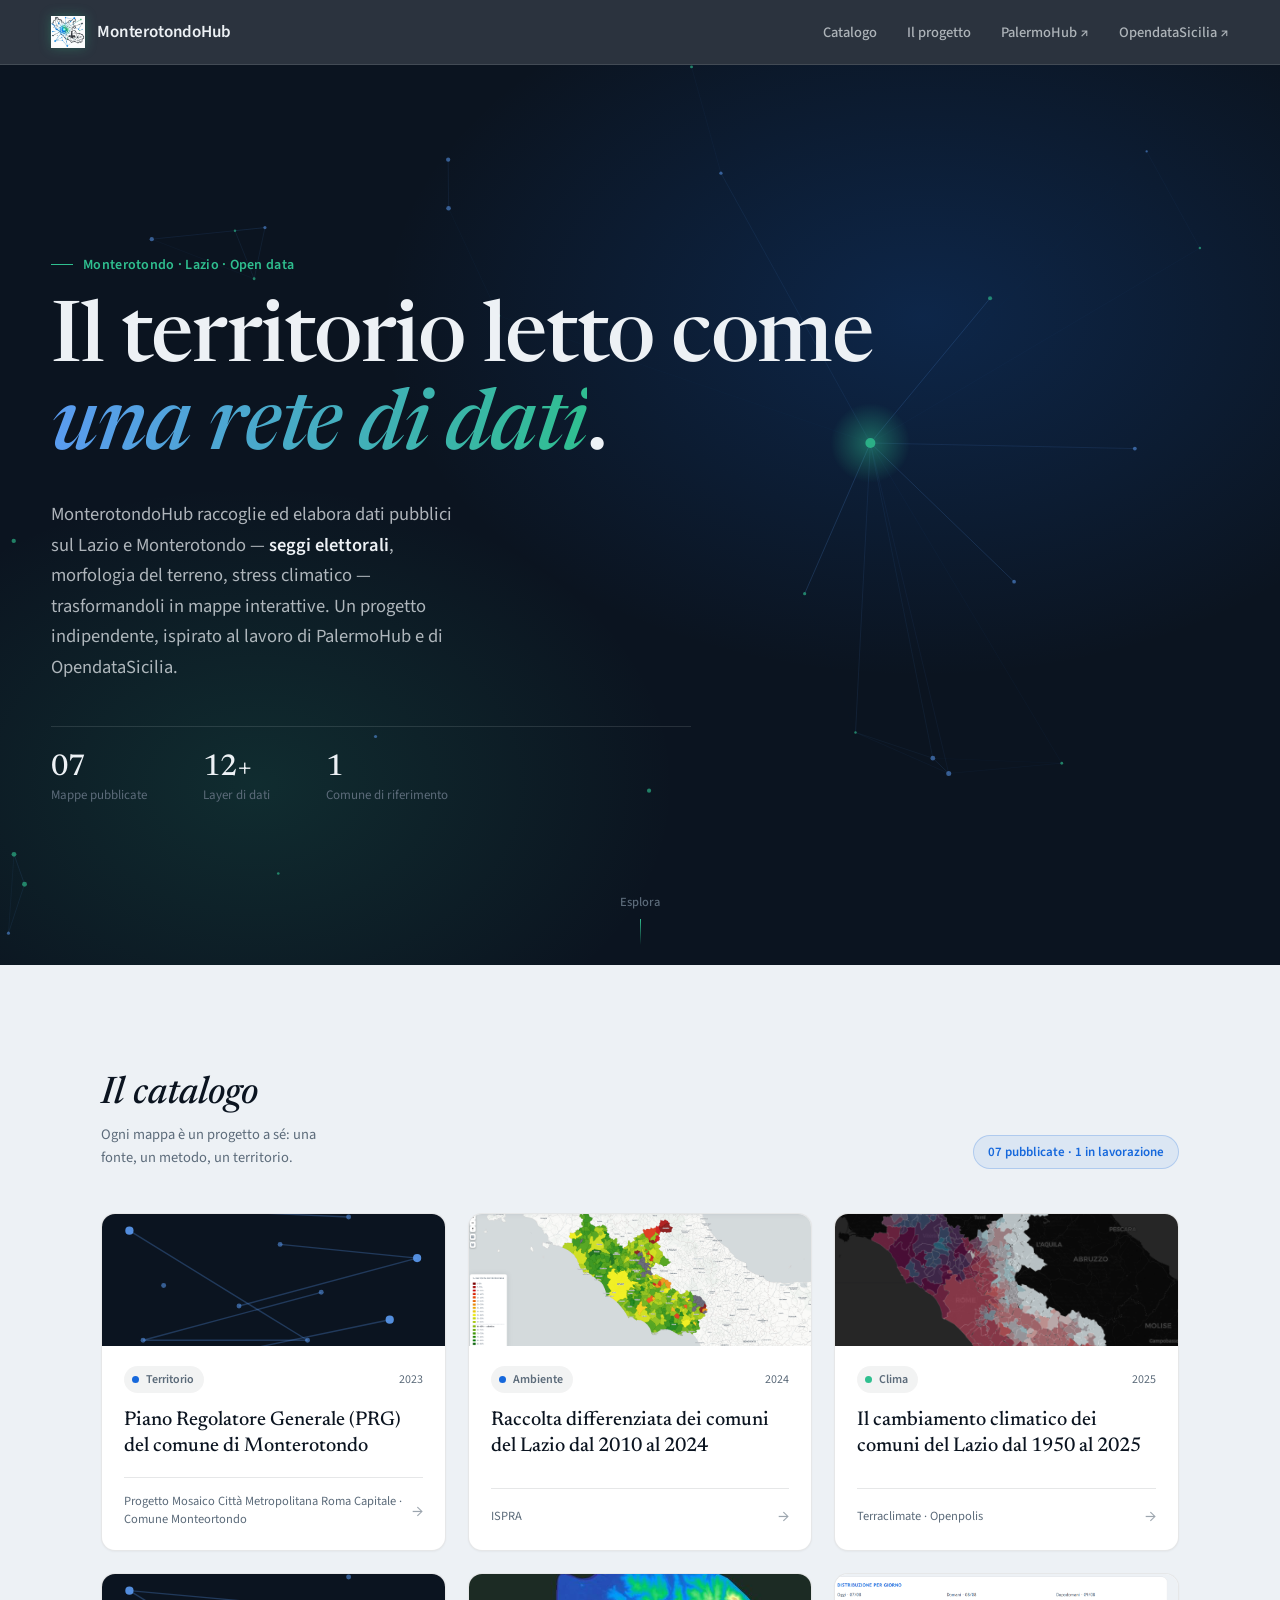
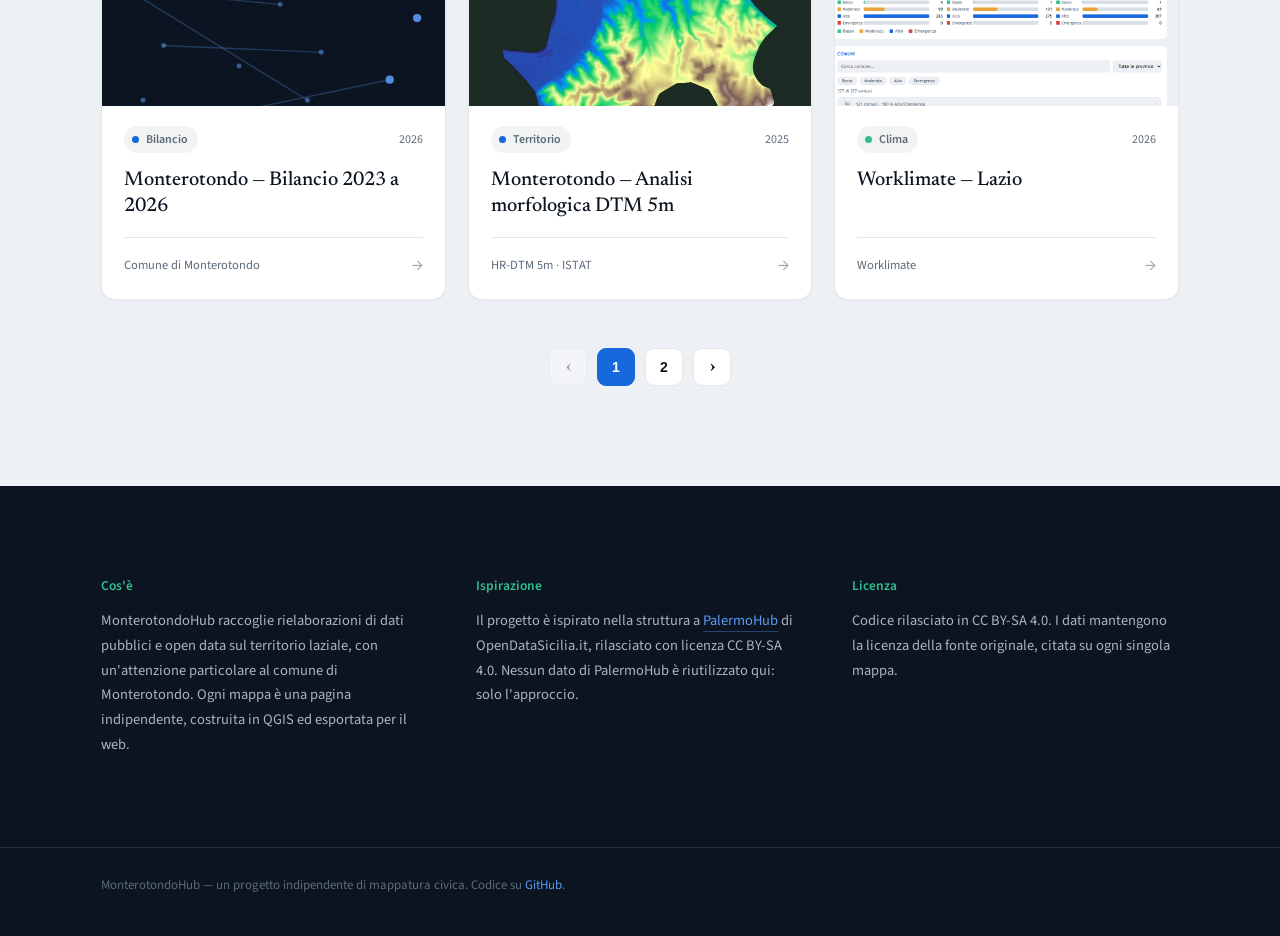
<file: index.html>
<!DOCTYPE html>
<html lang="it">
<head>
  <meta charset="utf-8" />
  <meta name="viewport" content="width=device-width, initial-scale=1.0" />
  <title>MonterotondoHub — Mappe civiche dal territorio</title>
  <meta property="og:title" content="MonterotondoHub — Mappe civiche dal territorio" />
  <meta property="og:description" content="Un atlante di mappe interattive su Monterotondo e il Lazio, costruite da dati aperti." />

  <link rel="preconnect" href="https://fonts.googleapis.com">
  <link rel="preconnect" href="https://fonts.gstatic.com" crossorigin>
  <link href="https://fonts.googleapis.com/css2?family=Newsreader:ital,opsz,wght@0,6..72,400;0,6..72,500;0,6..72,600;1,6..72,500&family=Source+Sans+3:wght@400;500;600&display=swap" rel="stylesheet">

  <link rel="icon" href="img/favicon.svg" type="image/svg+xml">
  <link rel="icon" href="img/favicon.ico" sizes="any">
  <link rel="apple-touch-icon" href="img/favicon-180.png">

  <style>
    :root {
      --void: #0B1420;
      --void-2: #101E2E;
      --paper: #EDF1F5;
      --card: #FFFFFF;
      --ink: #0B1420;
      --muted: #5C6B7A;
      --blue: #1668DC;
      --blue-soft: #5B9BF2;
      --green: #2FBF8F;
      --line: rgba(237,241,245,0.12);
      --card-line: rgba(11,20,32,0.10);
    }

    * { box-sizing: border-box; }
    html { scroll-behavior: smooth; }

    body {
      margin: 0;
      background: var(--paper);
      color: var(--ink);
      font-family: 'Source Sans 3', sans-serif;
      -webkit-font-smoothing: antialiased;
    }

    a { color: inherit; }

    ::selection { background: var(--green); color: var(--void); }

    /* ---------- NAV ---------- */

    .nav {
      position: sticky;
      top: 0;
      z-index: 100;
      display: flex;
      align-items: center;
      justify-content: space-between;
      padding: 16px clamp(20px, 4vw, 56px);
      background: rgba(11,20,32,0.86);
      backdrop-filter: blur(10px);
      border-bottom: 1px solid var(--line);
    }

    .nav-mark {
      display: flex;
      align-items: center;
      gap: 12px;
      text-decoration: none;
      color: var(--paper);
      font-weight: 600;
      font-size: 17px;
      letter-spacing: -0.01em;
    }

    /* Logo personalizzato in Navbar */
    .nav-logo {
      height: 32px;
      width: auto;
      display: block;
      object-fit: contain;
      filter: drop-shadow(0 0 6px rgba(47, 191, 143, 0.3));
    }

    .nav-links {
      display: flex;
      gap: 30px;
      font-size: 14.5px;
      font-weight: 500;
    }

    .nav-links a {
      text-decoration: none;
      color: rgba(237,241,245,0.68);
      transition: color 0.2s ease;
    }
    .nav-links a:hover { color: var(--paper); }

    @media (max-width: 640px) { .nav-links { display: none; } }

    /* ---------- HERO / NETWORK ---------- */

    .hero {
      position: relative;
      background:
        radial-gradient(ellipse 900px 600px at 72% 28%, rgba(22,104,220,0.22), transparent 60%),
        radial-gradient(ellipse 700px 500px at 20% 80%, rgba(47,191,143,0.14), transparent 60%),
        var(--void);
      color: var(--paper);
      overflow: hidden;
      min-height: 100svh;
      display: flex;
      flex-direction: column;
      justify-content: center;
      padding: 90px clamp(20px, 4vw, 56px) 60px;
    }

    #network-canvas {
      position: absolute;
      inset: 0;
      width: 100%;
      height: 100%;
      z-index: 0;
      opacity: 0.9;
      pointer-events: none;
    }

    .hero-content {
      position: relative;
      z-index: 2;
      max-width: 1180px;
      margin: 0 auto;
      width: 100%;
    }

    .eyebrow {
      font-size: 14px;
      font-weight: 600;
      letter-spacing: 0.02em;
      color: var(--green);
      margin: 0 0 22px;
      display: flex;
      align-items: center;
      gap: 10px;
    }

    .eyebrow::before {
      content: "";
      width: 22px;
      height: 1px;
      background: var(--green);
    }

    h1.title {
      font-family: 'Newsreader', serif;
      font-weight: 500;
      font-size: clamp(40px, 7vw, 84px);
      line-height: 1.05;
      letter-spacing: -0.015em;
      margin: 0 0 26px;
      max-width: 16ch;
    }

    h1.title em {
      font-style: italic;
      font-weight: 500;
      background: linear-gradient(100deg, var(--blue-soft), var(--green));
      -webkit-background-clip: text;
      background-clip: text;
      color: transparent;
    }

    .hero-sub {
      font-size: clamp(16px, 1.6vw, 18.5px);
      max-width: 46ch;
      color: rgba(237,241,245,0.72);
      line-height: 1.65;
      margin: 0 0 44px;
    }

    .hero-sub strong { color: var(--paper); font-weight: 600; }

    .hero-stats {
      display: flex;
      gap: clamp(28px, 5vw, 56px);
      flex-wrap: wrap;
      border-top: 1px solid var(--line);
      padding-top: 26px;
      max-width: 640px;
    }

    .stat-num {
      font-family: 'Newsreader', serif;
      font-size: 30px;
      font-weight: 500;
      color: var(--paper);
      display: block;
    }

    .stat-label {
      font-size: 13px;
      color: var(--muted);
      margin-top: 4px;
    }

    .scroll-cue {
      position: absolute;
      bottom: 20px;
      left: 50%;
      transform: translateX(-50%);
      z-index: 2;
      font-size: 12.5px;
      font-weight: 500;
      color: var(--muted);
      display: flex;
      flex-direction: column;
      align-items: center;
      gap: 8px;
    }

    .scroll-cue::after {
      content: "";
      width: 1px;
      height: 26px;
      background: linear-gradient(var(--green), transparent);
      animation: scrollpulse 1.8s ease-in-out infinite;
    }

    @keyframes scrollpulse {
      0%, 100% { opacity: 0.3; }
      50% { opacity: 1; }
    }

    @media (max-height: 700px) {
      .scroll-cue { display: none; }
    }

    /* ---------- CATALOG (cards) ---------- */

    .catalog {
      max-width: 1180px;
      margin: 0 auto;
      padding: 110px clamp(20px, 4vw, 56px) 40px;
      scroll-margin-top: 70px;
    }

    .catalog-head {
      display: flex;
      align-items: flex-end;
      justify-content: space-between;
      gap: 20px;
      margin-bottom: 44px;
      flex-wrap: wrap;
    }

    .catalog-head h2 {
      font-family: 'Newsreader', serif;
      font-weight: 500;
      font-style: italic;
      font-size: clamp(28px, 3.4vw, 38px);
      margin: 0;
      color: var(--ink);
    }

    .catalog-head p {
      font-size: 14.5px;
      color: var(--muted);
      max-width: 34ch;
      line-height: 1.6;
      margin: 10px 0 0;
    }

    .catalog-count {
      font-size: 13px;
      font-weight: 600;
      color: var(--blue);
      background: rgba(22,104,220,0.08);
      border: 1px solid rgba(22,104,220,0.22);
      padding: 7px 14px;
      border-radius: 100px;
      white-space: nowrap;
    }

    .map-grid {
      display: grid;
      grid-template-columns: repeat(3, 1fr);
      gap: 22px;
    }

    @media (max-width: 980px) {
      .map-grid { grid-template-columns: repeat(2, 1fr); }
    }
    @media (max-width: 660px) {
      .map-grid { grid-template-columns: 1fr; }
    }

    .map-card {
      position: relative;
      display: flex;
      flex-direction: column;
      background: var(--card);
      border: 1px solid var(--card-line);
      border-radius: 14px;
      overflow: hidden;
      color: var(--ink);
      box-shadow: 0 1px 2px rgba(11,20,32,0.04);
      transition: transform 0.22s ease, box-shadow 0.22s ease, border-color 0.22s ease;
    }

    .map-card:not(.placeholder):hover {
      transform: translateY(-4px);
      box-shadow: 0 16px 32px rgba(11,20,32,0.10);
      border-color: rgba(22,104,220,0.28);
    }

    .map-card-link {
      position: absolute;
      inset: 0;
      z-index: 1;
    }

    .map-card-preview {
      position: relative;
      height: 132px;
      background: var(--void);
      overflow: hidden;
    }

    .map-card-preview svg {
      position: absolute;
      inset: 0;
      width: 100%;
      height: 100%;
    }

    .map-card-preview img {
      width: 100%;
      height: 100%;
      object-fit: cover;
      display: block;
    }

    .map-card-preview[data-tag="clima"] { background: linear-gradient(135deg, #0B1420, #10261F); }
    .map-card-preview[data-tag="territorio"] { background: linear-gradient(135deg, #0B1420, #0E2036); }

    .map-card-body {
      padding: 20px 22px 22px;
      display: flex;
      flex-direction: column;
      flex: 1;
    }

    .map-card-top {
      display: flex;
      align-items: center;
      justify-content: space-between;
      margin-bottom: 14px;
    }

    .map-card-tag {
      display: inline-flex;
      align-items: center;
      gap: 7px;
      font-size: 12px;
      font-weight: 600;
      color: var(--muted);
      background: rgba(11,20,32,0.05);
      padding: 5px 10px 5px 8px;
      border-radius: 100px;
      text-decoration: none;
      position: relative;
      z-index: 2;
      transition: background 0.2s ease, color 0.2s ease;
    }

    .map-card-tag:hover {
      background: rgba(22,104,220,0.12);
      color: var(--blue);
    }

    .map-card-tag .node-dot {
      width: 7px; height: 7px;
      border-radius: 50%;
      background: var(--blue);
      flex: none;
    }

    .map-card-tag[data-tag="clima"] .node-dot { background: var(--green); }
    .map-card-tag[data-tag="territorio"] .node-dot { background: var(--blue); }

    .map-card-meta {
      font-size: 12px;
      color: var(--muted);
    }

    .map-card-title {
      font-family: 'Newsreader', serif;
      font-size: 20px;
      font-weight: 500;
      line-height: 1.3;
      margin-bottom: auto;
      transition: color 0.2s ease;
    }

    .map-card:hover .map-card-title { color: var(--blue); }

    .map-card-bottom {
      display: flex;
      align-items: center;
      justify-content: space-between;
      margin-top: 18px;
      padding-top: 14px;
      border-top: 1px solid var(--card-line);
    }

    .map-card-source {
      font-size: 12.5px;
      color: var(--muted);
    }

    .map-card-arrow {
      color: var(--muted);
      opacity: 0.6;
      transition: transform 0.25s ease, opacity 0.25s ease, color 0.25s ease;
      font-size: 18px;
    }

    .map-card:hover .map-card-arrow {
      transform: translateX(5px);
      opacity: 1;
      color: var(--blue);
    }

    .map-card.placeholder {
      cursor: default;
      box-shadow: none;
    }
    .map-card.placeholder .map-card-preview { opacity: 0.5; }
    .map-card.placeholder:hover {
      transform: none;
      box-shadow: none;
      border-color: var(--card-line);
    }
    .map-card.placeholder .map-card-title { color: var(--muted); }

    /* ---------- PAGINATION ---------- */

    .pagination {
      display: flex;
      align-items: center;
      justify-content: center;
      gap: 10px;
      margin-top: 48px;
    }

    .page-btn {
      display: inline-flex;
      align-items: center;
      justify-content: center;
      min-width: 38px;
      height: 38px;
      padding: 0 12px;
      border-radius: 9px;
      border: 1px solid var(--card-line);
      background: var(--card);
      color: var(--ink);
      font-size: 14px;
      font-weight: 600;
      text-decoration: none;
      cursor: pointer;
      transition: border-color 0.2s ease, color 0.2s ease, background 0.2s ease;
    }

    .page-btn:hover:not(:disabled) {
      border-color: var(--blue);
      color: var(--blue);
    }

    .page-btn.active {
      background: var(--blue);
      border-color: var(--blue);
      color: #fff;
    }

    .page-btn:disabled {
      opacity: 0.35;
      cursor: default;
    }

    .page-btn.nav-arrow {
      font-family: 'Newsreader', serif;
      font-size: 17px;
    }

    /* ---------- ABOUT ---------- */

    .about {
      background: var(--void);
      color: var(--paper);
      margin-top: 60px;
      scroll-margin-top: 70px;
    }

    .about-inner {
      max-width: 1180px;
      margin: 0 auto;
      padding: 90px clamp(20px, 4vw, 56px);
      display: grid;
      grid-template-columns: 1fr 1fr 1fr;
      gap: 48px;
    }

    .about-inner h3 {
      font-size: 13.5px;
      font-weight: 600;
      color: var(--green);
      margin: 0 0 14px;
    }

    .about-inner p {
      font-size: 14.5px;
      line-height: 1.7;
      color: rgba(237,241,245,0.72);
      margin: 0;
    }

    .about-inner a { color: var(--blue-soft); text-decoration: none; border-bottom: 1px solid rgba(91,155,242,0.35); }
    .about-inner a:hover { border-color: var(--blue-soft); }

    @media (max-width: 820px) {
      .about-inner { grid-template-columns: 1fr; gap: 36px; }
    }

    footer {
      background: var(--void);
      border-top: 1px solid var(--line);
    }

    footer .footer-inner {
      max-width: 1180px;
      margin: 0 auto;
      padding: 26px clamp(20px, 4vw, 56px) 40px;
      font-size: 13px;
      color: var(--muted);
      line-height: 1.7;
    }

    footer a { color: var(--blue-soft); text-decoration: none; }
    footer a:hover { text-decoration: underline; }

    @media (prefers-reduced-motion: reduce) {
      .scroll-cue::after { animation: none; }
      * { transition: none !important; }
    }
  </style>
</head>
<body>

<nav class="nav">
  <a class="nav-mark" href="index.html">
    <img src="img/logo.png" alt="LazioHub Logo" class="nav-logo" />
    MonterotondoHub
  </a>
  <div class="nav-links">
    <a href="#catalogo">Catalogo</a>
    <a href="#about">Il progetto</a>
    <a href="https://github.com/SiciliaHub/palermohub" target="_blank" rel="noopener">PalermoHub ↗</a>
    <a href="https://opendatasicilia.it/" target="_blank" rel="noopener">OpendataSicilia ↗</a>
  </div>
</nav>

<section class="hero">
  <canvas id="network-canvas"></canvas>
  <div class="hero-content">
    <p class="eyebrow">Monterotondo · Lazio · Open data</p>
    <h1 class="title">Il territorio letto come <em>una rete di dati</em>.</h1>
    <p class="hero-sub">
      MonterotondoHub raccoglie ed elabora dati pubblici sul Lazio e Monterotondo — <strong>seggi elettorali</strong>,
      morfologia del terreno, stress climatico — trasformandoli in mappe interattive.
      Un progetto indipendente, ispirato al lavoro di PalermoHub e di OpendataSicilia.
    </p>
    <div class="hero-stats">
      <div>
        <span class="stat-num">07</span>
        <span class="stat-label">Mappe pubblicate</span>
      </div>
      <div>
        <span class="stat-num">12+</span>
        <span class="stat-label">Layer di dati</span>
      </div>
      <div>
        <span class="stat-num">1</span>
        <span class="stat-label">Comune di riferimento</span>
      </div>
    </div>
  </div>
  <div class="scroll-cue">Esplora</div>
</section>

<section class="catalog" id="catalogo">
  <div class="catalog-head">
    <div>
      <h2>Il catalogo</h2>
      <p>Ogni mappa è un progetto a sé: una fonte, un metodo, un territorio.</p>
    </div>
    <span class="catalog-count" id="catalog-count-label">07 pubblicate · 1 in lavorazione</span>
  </div>

  <div class="map-grid" id="map-grid"></div>

  <div class="pagination" id="pagination"></div>
</section>

<section class="about" id="about">
  <div class="about-inner">
    <div>
      <h3>Cos'è</h3>
      <p>MonterotondoHub raccoglie rielaborazioni di dati pubblici e open data sul territorio laziale, con un'attenzione particolare al comune di Monterotondo. Ogni mappa è una pagina indipendente, costruita in QGIS ed esportata per il web.</p>
    </div>
    <div>
      <h3>Ispirazione</h3>
      <p>Il progetto è ispirato nella struttura a <a href="https://github.com/SiciliaHub/palermohub" target="_blank" rel="noopener">PalermoHub</a> di OpenDataSicilia.it, rilasciato con licenza CC BY-SA 4.0. Nessun dato di PalermoHub è riutilizzato qui: solo l'approccio.</p>
    </div>
    <div>
      <h3>Licenza</h3>
      <p>Codice rilasciato in CC BY-SA 4.0. I dati mantengono la licenza della fonte originale, citata su ogni singola mappa.</p>
    </div>
  </div>
</section>

<footer>
  <div class="footer-inner">
    MonterotondoHub — un progetto indipendente di mappatura civica. Codice su <a href="https://github.com" target="_blank" rel="noopener">GitHub</a>.
  </div>
</footer>

<script>
  // ---------------- MAP DATA ----------------
  const maps = [
     {
      href: "PRG_monterotondo/index.html",
      tag: "Territorio",
      tagLabel: "Territorio",
      title: "Piano Regolatore Generale (PRG) del comune di Monterotondo",
      source: "Progetto Mosaico Città Metropolitana Roma Capitale · Comune Monteortondo",
      year: "2023"
    },
    {
      href: "differenziata/index.html",
      tag: "Ambiente",
      tagLabel: "Ambiente",
      title: "Raccolta differenziata dei comuni del Lazio dal 2010 al 2024",
      source: "ISPRA",
      year: "2024",
      image: "img/anteprime/thumb_differenziata.png"
    },
    {
      href: "lazio-climate-change/index.html",
      tag: "clima",
      tagLabel: "Clima",
      title: "Il cambiamento climatico dei comuni del Lazio dal 1950 al 2025",
      source: "Terraclimate · Openpolis",
      year: "2025",
      image: "img/anteprime/thumb_stress_idrico.jpg"
    },
    {
      href: "bilancio_monterotondo/index.html",
      tag: "bilancio",
      tagLabel: "Bilancio",
      title: "Monterotondo — Bilancio 2023 a 2026",
      source: "Comune di Monterotondo",
      year: "2026"
    },
    {
      href: "monterotondo-dtm5m/primilayer_monte_dtm.html",
      tag: "territorio",
      tagLabel: "Territorio",
      title: "Monterotondo — Analisi morfologica DTM 5m",
      source: "HR-DTM 5m · ISTAT",
      year: "2025",
      image: "img/anteprime/thumb_monterotondo.jpg"
    },
    {
      href: "worklimate-lazio/index.html",
      tag: "clima",
      tagLabel: "Clima",
      title: "Worklimate — Lazio",
      source: "Worklimate",
      year: "2026",
      image: "img/anteprime/thumb_worklimate.png"
    },
    {
      href: "mappa_linee_monterotondo.html",
      tag: "trasporti",
      tagLabel: "Trasporti",
      title: "Mappa linee bus Monterotondo",
      source: "COTRAL · ASTRAL",
      year: "2026",
      image: "img/anteprime/thumb_astral_monte.png"
    },
    {
      placeholder: true,
      tag: "territorio",
      tagLabel: "In lavorazione",
      title: "Confini comunali e Seggi elettorali",
      source: "—",
      year: "—"
    }
  ];

  const PER_PAGE = 6;
  let currentPage = 1;
  const totalPages = Math.max(1, Math.ceil(maps.length / PER_PAGE));

  const grid = document.getElementById('map-grid');
  const pagination = document.getElementById('pagination');

  function previewSVG(tag) {
    const accent = tag === 'clima' ? '#2FBF8F' : '#5B9BF2';
    const pts = [
      [20,30],[70,15],[130,40],[180,20],[230,50],
      [45,70],[100,85],[160,75],[210,95],
      [30,110],[90,120],[150,110],[200,120]
    ];
    let lines = '';
    for (let i = 0; i < pts.length - 1; i++) {
      if (Math.random() > 0.45) {
        const a = pts[i], b = pts[(i + 2) % pts.length];
        lines += `<line x1="${a[0]}" y1="${a[1]}" x2="${b[0]}" y2="${b[1]}" stroke="${accent}" stroke-opacity="0.28" stroke-width="1"/>`;
      }
    }
    let dots = pts.map(([x,y], i) =>
      `<circle cx="${x}" cy="${y}" r="${i % 4 === 0 ? 3 : 1.8}" fill="${accent}" fill-opacity="${i % 4 === 0 ? 0.9 : 0.55}"/>`
    ).join('');
    return `<svg viewBox="0 0 250 132" preserveAspectRatio="xMidYMid slice">${lines}${dots}</svg>`;
  }

  function renderCard(map) {
    const tagEl = map.placeholder
      ? `<span class="map-card-tag" data-tag="${map.tag}"><span class="node-dot" style="background:var(--muted)"></span>${map.tagLabel}</span>`
      : `<span class="map-card-tag" data-tag="${map.tag}"><span class="node-dot"></span>${map.tagLabel}</span>`;

    // Mostra l'immagine se definita, altrimenti genera l'SVG
    const previewContent = map.image 
      ? `<img src="${map.image}" alt="${map.title}" loading="lazy" />`
      : previewSVG(map.tag);

    if (map.placeholder) {
      return `
        <article class="map-card placeholder">
          <div class="map-card-preview" data-tag="${map.tag}">${previewContent}</div>
          <div class="map-card-body">
            <div class="map-card-top">
              ${tagEl}
              <span class="map-card-meta">${map.year}</span>
            </div>
            <div class="map-card-title">${map.title}</div>
            <div class="map-card-bottom">
              <span class="map-card-source">${map.source}</span>
              <span class="map-card-arrow">—</span>
            </div>
          </div>
        </article>`;
    }

    return `
      <article class="map-card">
        <a class="map-card-link" href="${map.href}" aria-label="${map.title}"></a>
        <div class="map-card-preview" data-tag="${map.tag}">${previewContent}</div>
        <div class="map-card-body">
          <div class="map-card-top">
            ${tagEl}
            <span class="map-card-meta">${map.year}</span>
          </div>
          <div class="map-card-title">${map.title}</div>
          <div class="map-card-bottom">
            <span class="map-card-source">${map.source}</span>
            <span class="map-card-arrow">→</span>
          </div>
        </div>
      </article>`;
  }

  function renderPage(page, scroll = true) {
    currentPage = page;
    const start = (page - 1) * PER_PAGE;
    const pageItems = maps.slice(start, start + PER_PAGE);
    grid.innerHTML = pageItems.map(m => renderCard(m)).join('');
    renderPagination();
    if (scroll) {
      document.getElementById('catalogo').scrollIntoView({ behavior: 'smooth', block: 'start' });
    }
  }

  function renderPagination() {
    if (totalPages <= 1) {
      pagination.innerHTML = '';
      return;
    }
    let html = `<button class="page-btn nav-arrow" ${currentPage === 1 ? 'disabled' : ''} data-page="${currentPage - 1}">‹</button>`;
    for (let p = 1; p <= totalPages; p++) {
      html += `<button class="page-btn ${p === currentPage ? 'active' : ''}" data-page="${p}">${p}</button>`;
    }
    html += `<button class="page-btn nav-arrow" ${currentPage === totalPages ? 'disabled' : ''} data-page="${currentPage + 1}">›</button>`;
    pagination.innerHTML = html;

    pagination.querySelectorAll('.page-btn').forEach(btn => {
      btn.addEventListener('click', () => {
        const p = parseInt(btn.dataset.page, 10);
        if (p >= 1 && p <= totalPages) renderPage(p, true);
      });
    });
  }

  renderPage(1, false);

  // ---------------- NETWORK CANVAS ----------------
  const canvas = document.getElementById('network-canvas');
  const ctx = canvas.getContext('2d');
  let w, h, dpr;
  let nodes = [];
  const NODE_COUNT_BASE = 26;

  function resize() {
    dpr = Math.min(window.devicePixelRatio || 1, 2);
    w = canvas.offsetWidth;
    h = canvas.offsetHeight;
    canvas.width = w * dpr;
    canvas.height = h * dpr;
    ctx.setTransform(dpr, 0, 0, dpr, 0, 0);
  }

  function initNodes() {
    nodes = [];
    const count = window.innerWidth < 640 ? 14 : NODE_COUNT_BASE;
    nodes.push({ x: w * 0.68, y: h * 0.42, vx: 0, vy: 0, r: 5, hub: true });
    for (let i = 0; i < count; i++) {
      nodes.push({
        x: Math.random() * w,
        y: Math.random() * h,
        vx: (Math.random() - 0.5) * 0.15,
        vy: (Math.random() - 0.5) * 0.15,
        r: Math.random() * 1.6 + 1,
        hub: false,
        colorSeed: Math.random()
      });
    }
  }

  function dist(a, b) {
    return Math.hypot(a.x - b.x, a.y - b.y);
  }

  function draw() {
    ctx.clearRect(0, 0, w, h);

    for (let i = 0; i < nodes.length; i++) {
      for (let j = i + 1; j < nodes.length; j++) {
        const a = nodes[i], b = nodes[j];
        const d = dist(a, b);
        const maxD = a.hub || b.hub ? 420 : 160;
        if (d < maxD) {
          const alpha = (1 - d / maxD) * (a.hub || b.hub ? 0.35 : 0.14);
          ctx.strokeStyle = `rgba(91,155,242,${alpha})`;
          ctx.lineWidth = 1;
          ctx.beginPath();
          ctx.moveTo(a.x, a.y);
          ctx.lineTo(b.x, b.y);
          ctx.stroke();
        }
      }
    }

    for (const n of nodes) {
      if (n.hub) {
        const grad = ctx.createRadialGradient(n.x, n.y, 0, n.x, n.y, 40);
        grad.addColorStop(0, 'rgba(47,191,143,0.5)');
        grad.addColorStop(1, 'rgba(47,191,143,0)');
        ctx.fillStyle = grad;
        ctx.beginPath();
        ctx.arc(n.x, n.y, 40, 0, Math.PI * 2);
        ctx.fill();

        ctx.fillStyle = '#2FBF8F';
        ctx.beginPath();
        ctx.arc(n.x, n.y, n.r, 0, Math.PI * 2);
        ctx.fill();
      } else {
        ctx.fillStyle = n.colorSeed > 0.6 ? 'rgba(47,191,143,0.7)' : 'rgba(91,155,242,0.6)';
        ctx.beginPath();
        ctx.arc(n.x, n.y, n.r, 0, Math.PI * 2);
        ctx.fill();
      }
    }
  }

  function step() {
    for (const n of nodes) {
      if (n.hub) continue;
      n.x += n.vx;
      n.y += n.vy;
      if (n.x < 0 || n.x > w) n.vx *= -1;
      if (n.y < 0 || n.y > h) n.vy *= -1;
    }
    draw();
    requestAnimationFrame(step);
  }

  const prefersReducedMotion = window.matchMedia('(prefers-reduced-motion: reduce)').matches;

  function startCanvas() {
    resize();
    initNodes();
    if (prefersReducedMotion) {
      draw();
    } else {
      step();
    }
  }

  let lastW = window.innerWidth;
  window.addEventListener('resize', () => {
    if (window.innerWidth !== lastW) {
      lastW = window.innerWidth;
      resize();
      initNodes();
    }
  });

  startCanvas();
</script>

</body>
</html>
</file>
